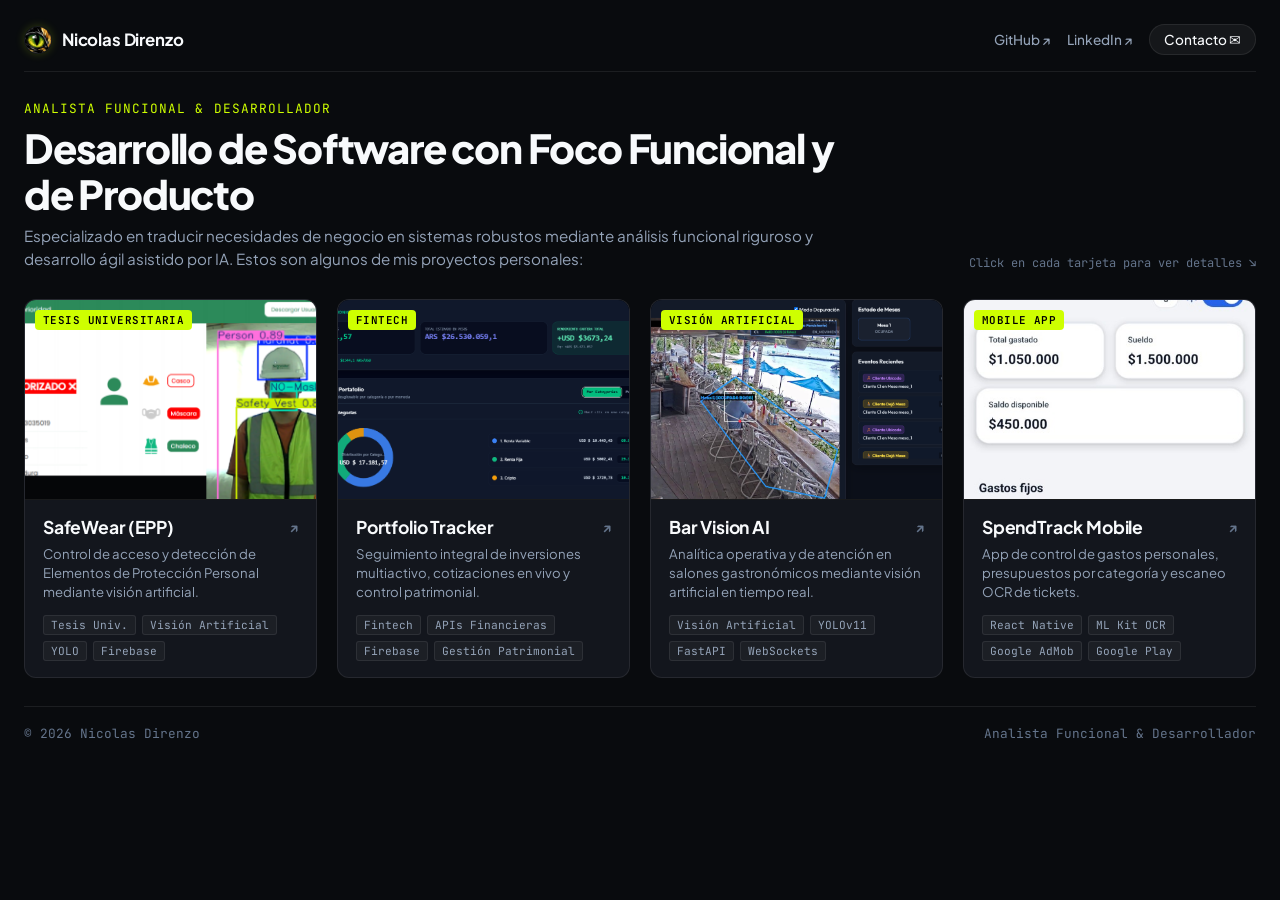
<file: index.html>
<!DOCTYPE html>
<html lang="es">
<head>
  <meta charset="UTF-8">
  <meta name="viewport" content="width=device-width, initial-scale=1.0">
  <title>Nicolas Direnzo | Analista Funcional & Desarrollador</title>
  <meta name="description" content="Portfolio de Nicolas Direnzo: Analista Funcional & Desarrollador. Proyectos en Visión Artificial, Fintech y Mobile.">

  <!-- Open Graph -->
  <meta property="og:title" content="Nicolas Direnzo - Analista Funcional & Desarrollador">
  <meta property="og:description" content="Proyectos de software con foco en producto: visión computacional, fintech y mobile.">
  <meta property="og:type" content="website">

  <!-- Fonts -->
  <link rel="preconnect" href="https://fonts.googleapis.com">
  <link rel="preconnect" href="https://fonts.gstatic.com" crossorigin>
  <link href="https://fonts.googleapis.com/css2?family=JetBrains+Mono:wght@400;500;600&family=Plus+Jakarta+Sans:wght@400;500;600;700;800&display=swap" rel="stylesheet">
  
  <link rel="stylesheet" href="styles.css?v=2.2">
  <link rel="icon" type="image/png" href="assets/favicon.png">
  <link rel="apple-touch-icon" href="assets/favicon.png">
</head>
<body>

  <div class="portfolio-wrapper">
    <!-- Top Bar -->
    <header class="top-bar">
      <div class="brand">
        <img src="assets/favicon.png" alt="Nicolas Direnzo" class="brand-avatar">
        <span>Nicolas Direnzo</span>
      </div>

      <div class="top-links">
        <a href="https://github.com/ndirenzo" target="_blank" class="link-btn">GitHub ↗</a>
        <a href="https://www.linkedin.com/in/nicol%C3%A1s-direnzo-29736717a" target="_blank" class="link-btn">LinkedIn ↗</a>
        <a href="mailto:ndirenzo@fi.uba.ar" class="link-btn btn-pill">Contacto ✉</a>
      </div>
    </header>

    <!-- Compact Hero -->
    <section class="compact-hero">
      <div class="hero-text">
        <span class="hero-role">Analista Funcional & Desarrollador</span>
        <h1 class="hero-name">Desarrollo de Software con Foco Funcional y de Producto</h1>
        <p class="hero-desc">
          Especializado en traducir necesidades de negocio en sistemas robustos mediante análisis funcional riguroso y desarrollo ágil asistido por IA. Estos son algunos de mis proyectos personales:
        </p>
      </div>
      <div class="hero-hint">
        <span>Click en cada tarjeta para ver detalles ↘</span>
      </div>
    </section>

    <!-- 4 Horizontal Project Cards (Order: SafeWear EPP, Portfolio Tracker, Bar Vision, SpendTrack Mobile) -->
    <section class="cards-row-grid">

      <!-- 1. SAFESWEAR EPP (TESIS UNIVERSITARIA) -->
      <div class="card-item" data-project="safewear-epp" onclick="openProjectModal('safewear-epp')">
        <div class="card-thumb">
          <img src="assets/projects/safewear_epp.png" alt="SafeWear Control de EPP" class="card-img">
          <span class="card-overlay-badge">Tesis Universitaria</span>
        </div>
        <div class="card-content">
          <div>
            <div class="card-title">
              <span>SafeWear (EPP)</span>
              <span class="card-action-icon">↗</span>
            </div>
            <p class="card-tagline">
              Control de acceso y detección de Elementos de Protección Personal mediante visión artificial.
            </p>
          </div>
          <div class="card-tags">
            <span class="tag-pill">Tesis Univ.</span>
            <span class="tag-pill">Visión Artificial</span>
            <span class="tag-pill">YOLO</span>
            <span class="tag-pill">Firebase</span>
          </div>
        </div>
      </div>

      <!-- 2. PORTFOLIO TRACKER -->
      <div class="card-item" data-project="portfolio-tracker" onclick="openProjectModal('portfolio-tracker')">
        <div class="card-thumb">
          <img src="assets/projects/portfolio_tracker.png" alt="Portfolio Tracker" class="card-img">
          <span class="card-overlay-badge">Fintech</span>
        </div>
        <div class="card-content">
          <div>
            <div class="card-title">
              <span>Portfolio Tracker</span>
              <span class="card-action-icon">↗</span>
            </div>
            <p class="card-tagline">
              Seguimiento integral de inversiones multiactivo, cotizaciones en vivo y control patrimonial.
            </p>
          </div>
          <div class="card-tags">
            <span class="tag-pill">Fintech</span>
            <span class="tag-pill">APIs Financieras</span>
            <span class="tag-pill">Firebase</span>
            <span class="tag-pill">Gestión Patrimonial</span>
          </div>
        </div>
      </div>

      <!-- 3. BAR VISION AI -->
      <div class="card-item" data-project="bar-vision" onclick="openProjectModal('bar-vision')">
        <div class="card-thumb">
          <img src="assets/projects/bar_vision.png" alt="Bar Vision AI" class="card-img">
          <span class="card-overlay-badge">Visión Artificial</span>
        </div>
        <div class="card-content">
          <div>
            <div class="card-title">
              <span>Bar Vision AI</span>
              <span class="card-action-icon">↗</span>
            </div>
            <p class="card-tagline">
              Analítica operativa y de atención en salones gastronómicos mediante visión artificial en tiempo real.
            </p>
          </div>
          <div class="card-tags">
            <span class="tag-pill">Visión Artificial</span>
            <span class="tag-pill">YOLOv11</span>
            <span class="tag-pill">FastAPI</span>
            <span class="tag-pill">WebSockets</span>
          </div>
        </div>
      </div>

      <!-- 4. SPENDTRACK MOBILE -->
      <div class="card-item" data-project="spendtrack-mobile" onclick="openProjectModal('spendtrack-mobile')">
        <div class="card-thumb">
          <img src="assets/projects/spendtrack_mobile.jpg" alt="SpendTrack Mobile" class="card-img">
          <span class="card-overlay-badge">Mobile App</span>
        </div>
        <div class="card-content">
          <div>
            <div class="card-title">
              <span>SpendTrack Mobile</span>
              <span class="card-action-icon">↗</span>
            </div>
            <p class="card-tagline">
              App de control de gastos personales, presupuestos por categoría y escaneo OCR de tickets.
            </p>
          </div>
          <div class="card-tags">
            <span class="tag-pill">React Native</span>
            <span class="tag-pill">ML Kit OCR</span>
            <span class="tag-pill">Google AdMob</span>
            <span class="tag-pill">Google Play</span>
          </div>
        </div>
      </div>

    </section>

    <!-- Bottom Footer -->
    <footer class="bottom-footer">
      <span>© 2026 Nicolas Direnzo</span>
      <span>Analista Funcional & Desarrollador</span>
    </footer>
  </div>

  <!-- Adaptive Details Modal -->
  <div id="project-modal" class="modal-backdrop" role="dialog" aria-modal="true">
    <div class="modal-card">
      <div class="modal-header">
        <div>
          <span id="modal-badge" style="font-family: var(--font-mono); font-size: 0.75rem; color: var(--accent); text-transform: uppercase;"></span>
          <h3 id="modal-title" style="font-size: 1.25rem; font-weight: 700; letter-spacing: -0.01em;"></h3>
        </div>
        <button id="modal-close-btn" class="modal-close-btn" onclick="closeProjectModal()" aria-label="Cerrar">&times;</button>
      </div>

      <div class="modal-body" id="modal-dynamic-body">
        <!-- Rendered dynamically based on project orientation -->
      </div>
    </div>
  </div>

  <script src="app.js?v=2.2"></script>
</body>
</html>
</file>
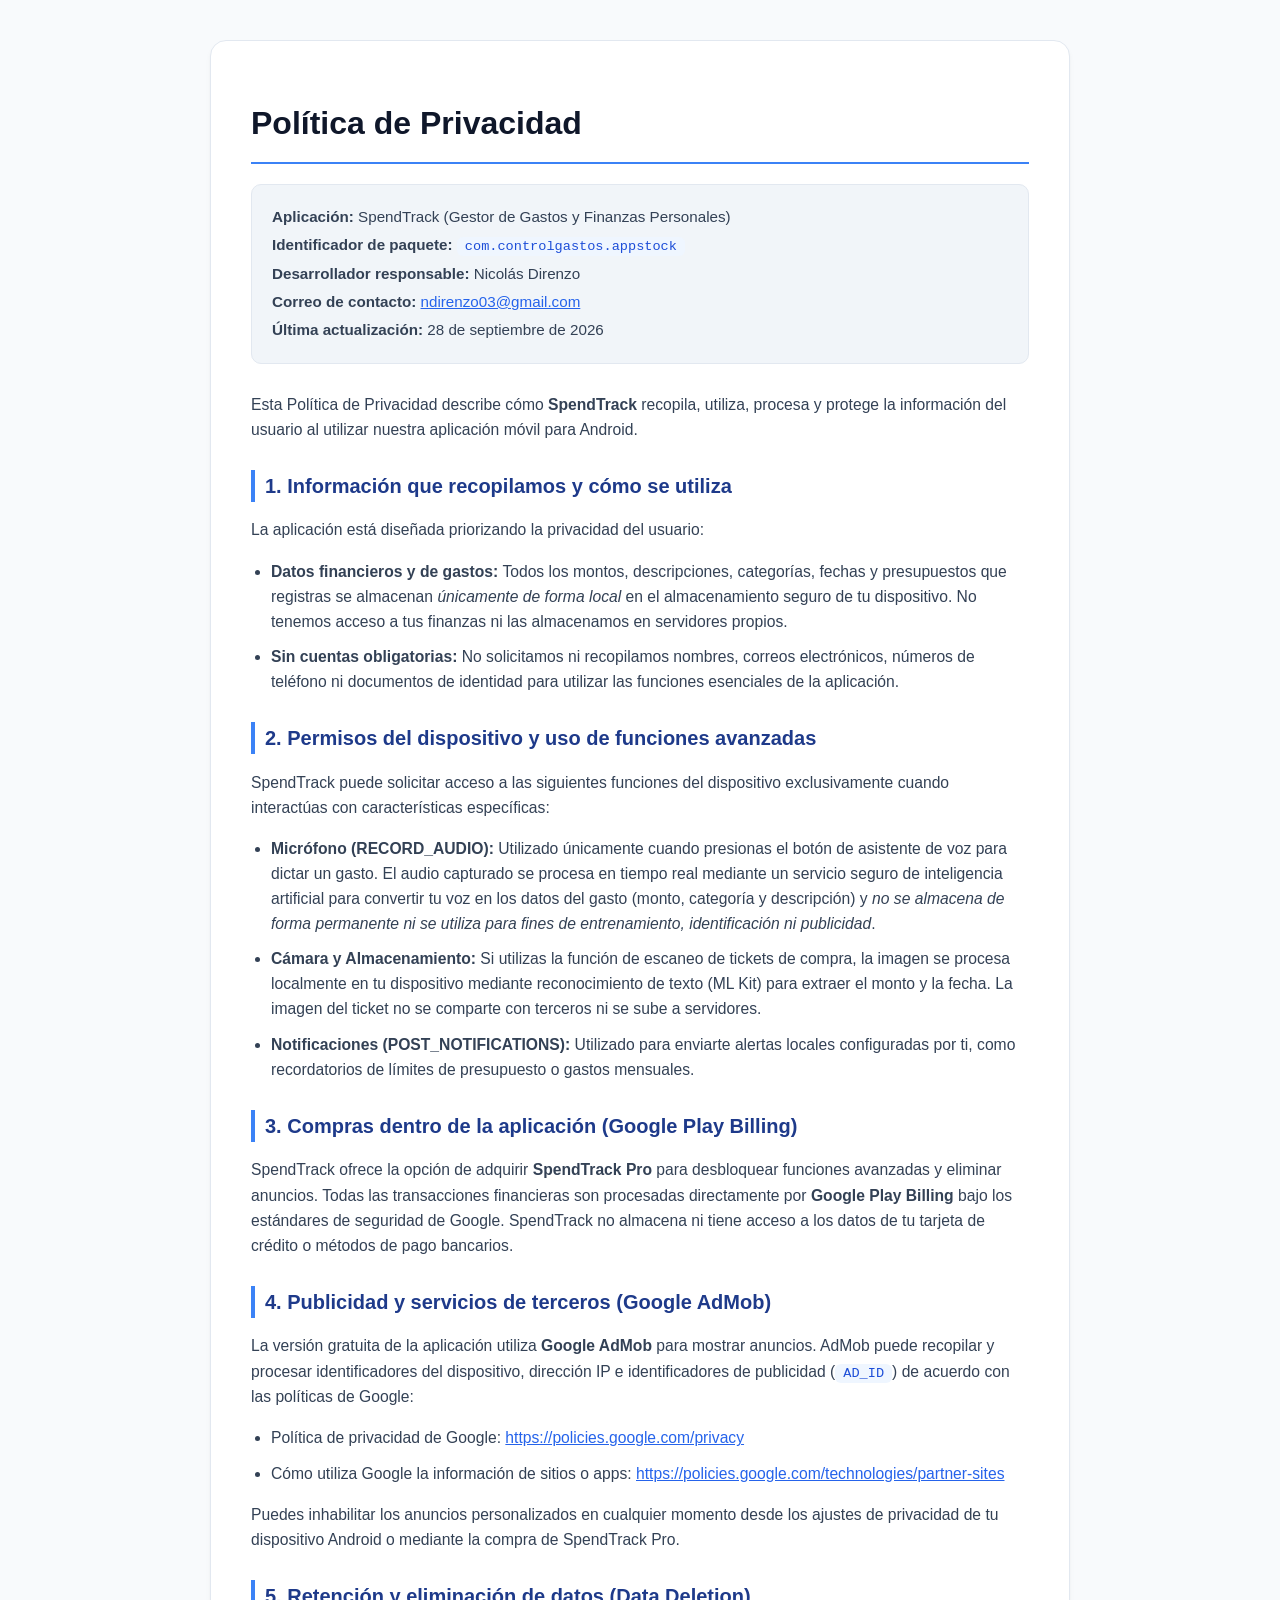
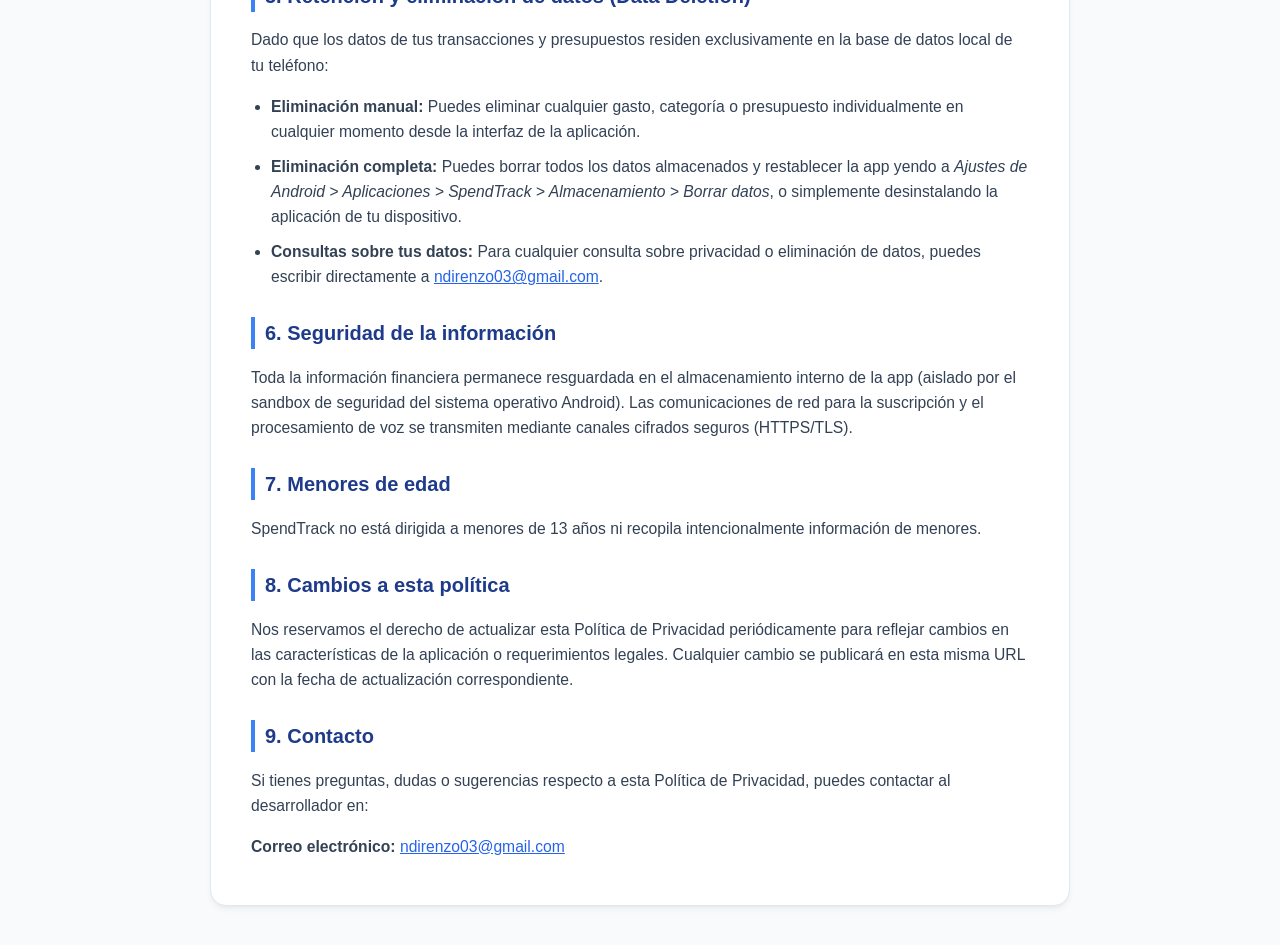
<file: privacidad.html>
<!DOCTYPE html>
<html lang="es">
<head>
    <meta charset="UTF-8">
    <meta name="viewport" content="width=device-width, initial-scale=1.0">
    <title>Política de Privacidad - SpendTrack</title>
    <style>
        body {
            font-family: -apple-system, BlinkMacSystemFont, 'Segoe UI', Roboto, Helvetica, Arial, sans-serif;
            line-height: 1.6;
            color: #1f2937;
            max-width: 860px;
            margin: 0 auto;
            padding: 40px 20px;
            background-color: #f8fafc;
        }
        .container {
            background-color: #ffffff;
            padding: 36px 40px;
            border-radius: 16px;
            box-shadow: 0 4px 6px -1px rgba(0, 0, 0, 0.05), 0 2px 4px -2px rgba(0, 0, 0, 0.05);
            border: 1px solid #e2e8f0;
        }
        h1 {
            color: #0f172a;
            border-bottom: 2px solid #3b82f6;
            padding-bottom: 12px;
            margin-bottom: 20px;
            font-size: 2rem;
        }
        h2 {
            color: #1e3a8a;
            margin-top: 28px;
            margin-bottom: 12px;
            font-size: 1.25rem;
            border-left: 4px solid #3b82f6;
            padding-left: 10px;
        }
        p, li {
            margin-bottom: 10px;
            color: #334155;
            font-size: 0.98rem;
        }
        ul {
            padding-left: 20px;
            margin-bottom: 16px;
        }
        .meta-info {
            background-color: #f1f5f9;
            padding: 16px 20px;
            border-radius: 10px;
            margin-bottom: 28px;
            border: 1px solid #e2e8f0;
        }
        .meta-info p {
            margin: 4px 0;
            font-size: 0.95rem;
        }
        a {
            color: #2563eb;
            text-decoration: underline;
        }
        a:hover {
            color: #1d4ed8;
        }
        .badge {
            background-color: #eff6ff;
            color: #1d4ed8;
            padding: 2px 8px;
            border-radius: 6px;
            font-size: 0.85rem;
            font-family: monospace;
        }
    </style>
</head>
<body>

<div class="container">
    <h1>Política de Privacidad</h1>

    <div class="meta-info">
        <p><strong>Aplicación:</strong> SpendTrack (Gestor de Gastos y Finanzas Personales)</p>
        <p><strong>Identificador de paquete:</strong> <span class="badge">com.controlgastos.appstock</span></p>
        <p><strong>Desarrollador responsable:</strong> Nicolás Direnzo</p>
        <p><strong>Correo de contacto:</strong> <a href="mailto:ndirenzo03@gmail.com">ndirenzo03@gmail.com</a></p>
        <p><strong>Última actualización:</strong> 28 de septiembre de 2026</p>
    </div>

    <p>Esta Política de Privacidad describe cómo <strong>SpendTrack</strong> recopila, utiliza, procesa y protege la información del usuario al utilizar nuestra aplicación móvil para Android.</p>

    <h2>1. Información que recopilamos y cómo se utiliza</h2>
    <p>La aplicación está diseñada priorizando la privacidad del usuario:</p>
    <ul>
        <li><strong>Datos financieros y de gastos:</strong> Todos los montos, descripciones, categorías, fechas y presupuestos que registras se almacenan <em>únicamente de forma local</em> en el almacenamiento seguro de tu dispositivo. No tenemos acceso a tus finanzas ni las almacenamos en servidores propios.</li>
        <li><strong>Sin cuentas obligatorias:</strong> No solicitamos ni recopilamos nombres, correos electrónicos, números de teléfono ni documentos de identidad para utilizar las funciones esenciales de la aplicación.</li>
    </ul>

    <h2>2. Permisos del dispositivo y uso de funciones avanzadas</h2>
    <p>SpendTrack puede solicitar acceso a las siguientes funciones del dispositivo exclusivamente cuando interactúas con características específicas:</p>
    <ul>
        <li><strong>Micrófono (RECORD_AUDIO):</strong> Utilizado únicamente cuando presionas el botón de asistente de voz para dictar un gasto. El audio capturado se procesa en tiempo real mediante un servicio seguro de inteligencia artificial para convertir tu voz en los datos del gasto (monto, categoría y descripción) y <em>no se almacena de forma permanente ni se utiliza para fines de entrenamiento, identificación ni publicidad</em>.</li>
        <li><strong>Cámara y Almacenamiento:</strong> Si utilizas la función de escaneo de tickets de compra, la imagen se procesa localmente en tu dispositivo mediante reconocimiento de texto (ML Kit) para extraer el monto y la fecha. La imagen del ticket no se comparte con terceros ni se sube a servidores.</li>
        <li><strong>Notificaciones (POST_NOTIFICATIONS):</strong> Utilizado para enviarte alertas locales configuradas por ti, como recordatorios de límites de presupuesto o gastos mensuales.</li>
    </ul>

    <h2>3. Compras dentro de la aplicación (Google Play Billing)</h2>
    <p>SpendTrack ofrece la opción de adquirir <strong>SpendTrack Pro</strong> para desbloquear funciones avanzadas y eliminar anuncios. Todas las transacciones financieras son procesadas directamente por <strong>Google Play Billing</strong> bajo los estándares de seguridad de Google. SpendTrack no almacena ni tiene acceso a los datos de tu tarjeta de crédito o métodos de pago bancarios.</p>

    <h2>4. Publicidad y servicios de terceros (Google AdMob)</h2>
    <p>La versión gratuita de la aplicación utiliza <strong>Google AdMob</strong> para mostrar anuncios. AdMob puede recopilar y procesar identificadores del dispositivo, dirección IP e identificadores de publicidad (<span class="badge">AD_ID</span>) de acuerdo con las políticas de Google:</p>
    <ul>
        <li>Política de privacidad de Google: <a href="https://policies.google.com/privacy" target="_blank" rel="noopener noreferrer">https://policies.google.com/privacy</a></li>
        <li>Cómo utiliza Google la información de sitios o apps: <a href="https://policies.google.com/technologies/partner-sites" target="_blank" rel="noopener noreferrer">https://policies.google.com/technologies/partner-sites</a></li>
    </ul>
    <p>Puedes inhabilitar los anuncios personalizados en cualquier momento desde los ajustes de privacidad de tu dispositivo Android o mediante la compra de SpendTrack Pro.</p>

    <h2>5. Retención y eliminación de datos (Data Deletion)</h2>
    <p>Dado que los datos de tus transacciones y presupuestos residen exclusivamente en la base de datos local de tu teléfono:</p>
    <ul>
        <li><strong>Eliminación manual:</strong> Puedes eliminar cualquier gasto, categoría o presupuesto individualmente en cualquier momento desde la interfaz de la aplicación.</li>
        <li><strong>Eliminación completa:</strong> Puedes borrar todos los datos almacenados y restablecer la app yendo a <em>Ajustes de Android &gt; Aplicaciones &gt; SpendTrack &gt; Almacenamiento &gt; Borrar datos</em>, o simplemente desinstalando la aplicación de tu dispositivo.</li>
        <li><strong>Consultas sobre tus datos:</strong> Para cualquier consulta sobre privacidad o eliminación de datos, puedes escribir directamente a <a href="mailto:ndirenzo03@gmail.com">ndirenzo03@gmail.com</a>.</li>
    </ul>

    <h2>6. Seguridad de la información</h2>
    <p>Toda la información financiera permanece resguardada en el almacenamiento interno de la app (aislado por el sandbox de seguridad del sistema operativo Android). Las comunicaciones de red para la suscripción y el procesamiento de voz se transmiten mediante canales cifrados seguros (HTTPS/TLS).</p>

    <h2>7. Menores de edad</h2>
    <p>SpendTrack no está dirigida a menores de 13 años ni recopila intencionalmente información de menores.</p>

    <h2>8. Cambios a esta política</h2>
    <p>Nos reservamos el derecho de actualizar esta Política de Privacidad periódicamente para reflejar cambios en las características de la aplicación o requerimientos legales. Cualquier cambio se publicará en esta misma URL con la fecha de actualización correspondiente.</p>

    <h2>9. Contacto</h2>
    <p>Si tienes preguntas, dudas o sugerencias respecto a esta Política de Privacidad, puedes contactar al desarrollador en:</p>
    <p><strong>Correo electrónico:</strong> <a href="mailto:ndirenzo03@gmail.com">ndirenzo03@gmail.com</a></p>
</div>

</body>
</html>
</file>
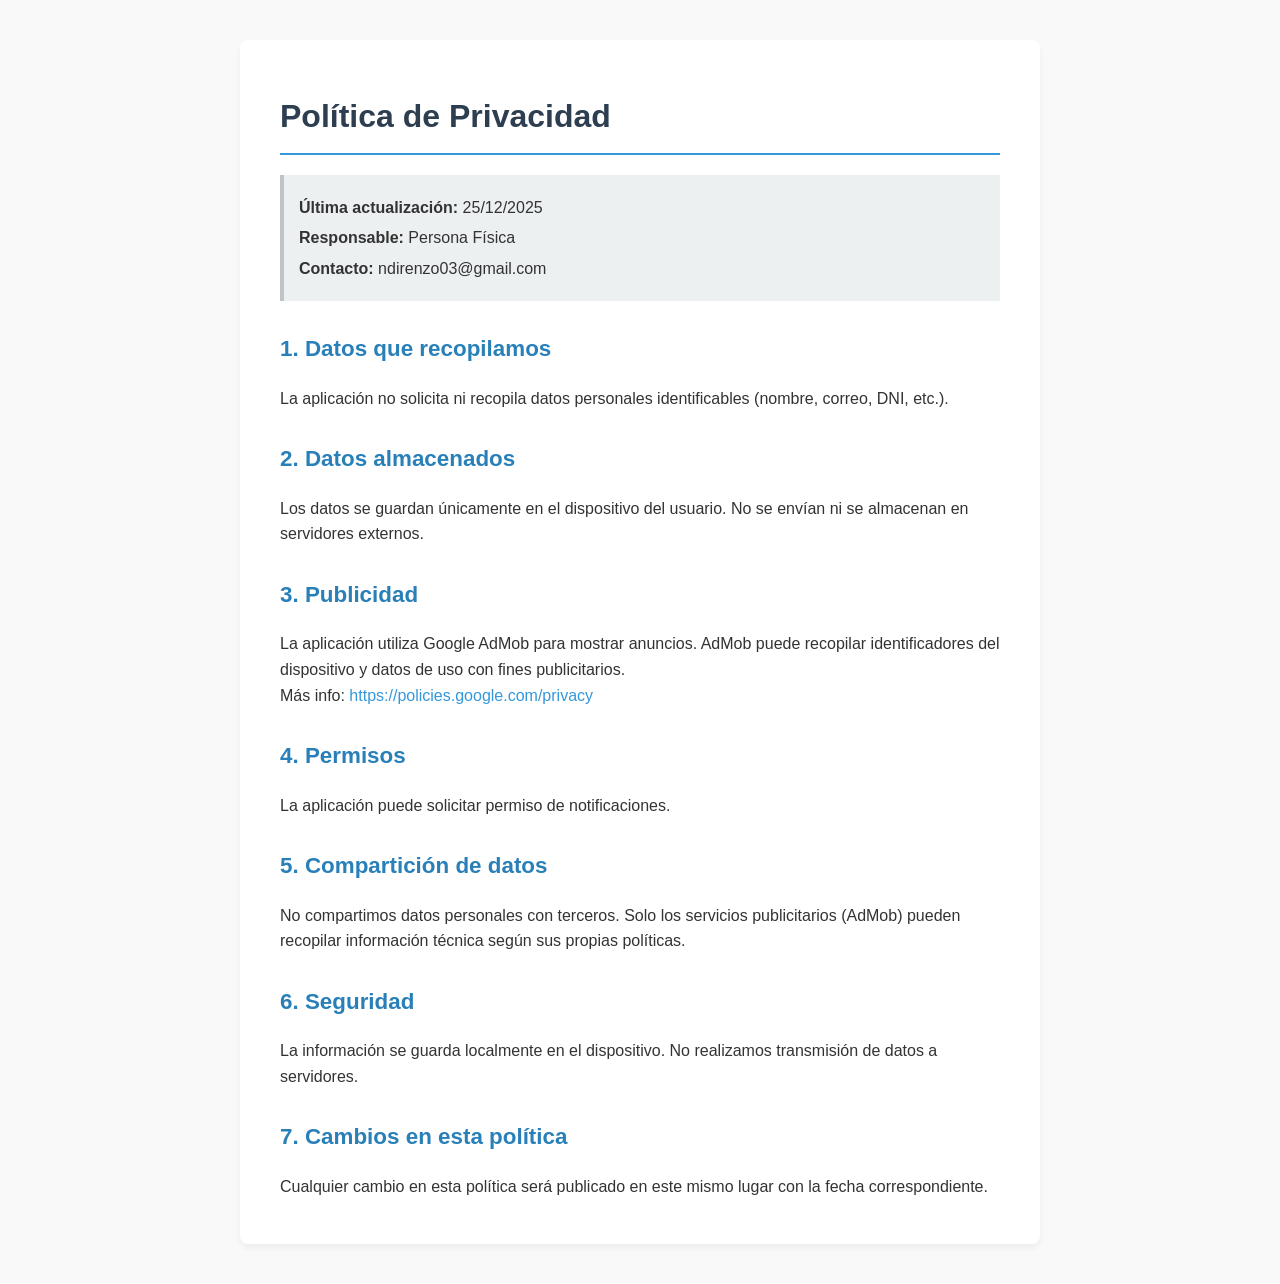
<file: gastos/privacidad.html>
<!DOCTYPE html>
<html lang="es">
<head>
    <meta charset="UTF-8">
    <meta name="viewport" content="width=device-width, initial-scale=1.0">
    <title>Política de Privacidad</title>
    <style>
        body {
            font-family: 'Segoe UI', Tahoma, Geneva, Verdana, sans-serif;
            line-height: 1.6;
            color: #333;
            max-width: 800px;
            margin: 0 auto;
            padding: 40px 20px;
            background-color: #f9f9f9;
        }
        .container {
            background-color: #fff;
            padding: 30px 40px;
            border-radius: 8px;
            box-shadow: 0 4px 6px rgba(0,0,0,0.05);
        }
        h1 {
            color: #2c3e50;
            border-bottom: 2px solid #3498db;
            padding-bottom: 10px;
            margin-bottom: 20px;
        }
        h2 {
            color: #2980b9;
            margin-top: 30px;
            font-size: 1.4em;
        }
        p {
            margin-bottom: 15px;
        }
        .meta-info {
            background-color: #ecf0f1;
            padding: 15px;
            border-left: 4px solid #bdc3c7;
            margin-bottom: 30px;
        }
        .meta-info p {
            margin: 5px 0;
        }
        a {
            color: #3498db;
            text-decoration: none;
        }
        a:hover {
            text-decoration: underline;
        }
    </style>
</head>
<body>

<div class="container">
    <h1>Política de Privacidad</h1>

    <div class="meta-info">
        <p><strong>Última actualización:</strong> 25/12/2025</p>
        <p><strong>Responsable:</strong> Persona Física</p>
        <p><strong>Contacto:</strong> ndirenzo03@gmail.com</p>
    </div>

    <h2>1. Datos que recopilamos</h2>
    <p>La aplicación no solicita ni recopila datos personales identificables (nombre, correo, DNI, etc.).</p>

    <h2>2. Datos almacenados</h2>
    <p>Los datos se guardan únicamente en el dispositivo del usuario. No se envían ni se almacenan en servidores externos.</p>

    <h2>3. Publicidad</h2>
    <p>La aplicación utiliza Google AdMob para mostrar anuncios. AdMob puede recopilar identificadores del dispositivo y datos de uso con fines publicitarios.<br>
    Más info: <a href="https://policies.google.com/privacy" target="_blank">https://policies.google.com/privacy</a></p>

    <h2>4. Permisos</h2>
    <p>La aplicación puede solicitar permiso de notificaciones.</p>

    <h2>5. Compartición de datos</h2>
    <p>No compartimos datos personales con terceros. Solo los servicios publicitarios (AdMob) pueden recopilar información técnica según sus propias políticas.</p>

    <h2>6. Seguridad</h2>
    <p>La información se guarda localmente en el dispositivo. No realizamos transmisión de datos a servidores.</p>

    <h2>7. Cambios en esta política</h2>
    <p>Cualquier cambio en esta política será publicado en este mismo lugar con la fecha correspondiente.</p>
</div>

</body>
</html>
</file>
<file: styles.css>
/* ==========================================================================
   COMPACT DEVELOPER PORTFOLIO - NICO DI RENZO
   4 Horizontal Project Cards • One-Screen Focus • Adaptive Dynamic Modals
   Custom Focal Centering for Key Dashboards (Donut Chart & Person Detection)
   ========================================================================== */

:root {
  --bg: #090b0e;
  --bg-card: #13161d;
  --bg-card-hover: #1b202a;
  --border: rgba(255, 255, 255, 0.08);
  --border-hover: rgba(206, 255, 0, 0.5);
  --accent: #CEFF00; /* Acid Volt */
  --accent-cyan: #38bdf8;
  --accent-emerald: #34d399;
  
  --text-main: #f8fafc;
  --text-muted: #94a3b8;
  --text-faint: #64748b;
  
  --font-sans: 'Plus Jakarta Sans', 'Inter', -apple-system, BlinkMacSystemFont, sans-serif;
  --font-mono: 'JetBrains Mono', monospace;
  
  --radius: 12px;
  --radius-sm: 6px;
  --transition: all 0.25s cubic-bezier(0.16, 1, 0.3, 1);
}

*, *::before, *::after {
  box-sizing: border-box;
  margin: 0;
  padding: 0;
}

html, body {
  background-color: var(--bg);
  color: var(--text-main);
  font-family: var(--font-sans);
  min-height: 100vh;
  -webkit-font-smoothing: antialiased;
}

body {
  display: flex;
  flex-direction: column;
  justify-content: space-between;
  padding: 24px;
}

.portfolio-wrapper {
  max-width: 1320px;
  width: 100%;
  margin: 0 auto;
  display: flex;
  flex-direction: column;
  gap: 28px;
}

/* Header & Compact Nav */
.top-bar {
  display: flex;
  justify-content: space-between;
  align-items: center;
  padding-bottom: 16px;
  border-bottom: 1px solid var(--border);
}

.brand-avatar {
  width: 28px;
  height: 28px;
  border-radius: 50%;
  object-fit: cover;
  border: 1px solid var(--border);
  box-shadow: 0 0 10px rgba(206, 255, 0, 0.2);
}

.brand {
  display: flex;
  align-items: center;
  gap: 10px;
  font-weight: 700;
  font-size: 1.05rem;
  letter-spacing: -0.01em;
}

.status-dot {
  width: 8px;
  height: 8px;
  border-radius: 50%;
  background: var(--accent);
  box-shadow: 0 0 8px var(--accent);
}

.top-links {
  display: flex;
  align-items: center;
  gap: 16px;
}

.link-btn {
  font-size: 0.85rem;
  color: var(--text-muted);
  text-decoration: none;
  font-weight: 500;
  display: inline-flex;
  align-items: center;
  gap: 4px;
  transition: var(--transition);
}

.link-btn:hover {
  color: var(--accent);
}

.link-btn.btn-pill {
  padding: 6px 14px;
  background: rgba(255, 255, 255, 0.05);
  border: 1px solid var(--border);
  border-radius: 9999px;
  color: var(--text-main);
}

.link-btn.btn-pill:hover {
  border-color: var(--accent);
  background: rgba(206, 255, 0, 0.08);
}

/* Compact Hero Header */
.compact-hero {
  display: flex;
  justify-content: space-between;
  align-items: flex-end;
  gap: 20px;
  flex-wrap: wrap;
}

.hero-text {
  max-width: 820px;
}

.hero-role {
  font-family: var(--font-mono);
  font-size: 0.8rem;
  color: var(--accent);
  text-transform: uppercase;
  letter-spacing: 0.08em;
  margin-bottom: 8px;
  display: block;
}

.hero-name {
  font-size: clamp(1.8rem, 3.5vw, 2.5rem);
  font-weight: 800;
  letter-spacing: -0.03em;
  line-height: 1.15;
  margin-bottom: 8px;
}

.hero-desc {
  font-size: 0.95rem;
  color: var(--text-muted);
  line-height: 1.5;
}

.hero-hint {
  font-family: var(--font-mono);
  font-size: 0.75rem;
  color: var(--text-faint);
  display: flex;
  align-items: center;
  gap: 6px;
}

/* 4-Column Horizontal Cards Grid */
.cards-row-grid {
  display: grid;
  grid-template-columns: repeat(4, 1fr);
  gap: 20px;
}

.card-item {
  background: var(--bg-card);
  border: 1px solid var(--border);
  border-radius: var(--radius);
  overflow: hidden;
  display: flex;
  flex-direction: column;
  cursor: pointer;
  transition: var(--transition);
  position: relative;
  text-decoration: none;
  color: inherit;
}

.card-item:hover {
  transform: translateY(-5px);
  border-color: var(--border-hover);
  box-shadow: 0 16px 32px -10px rgba(0, 0, 0, 0.7), 0 0 20px rgba(206, 255, 0, 0.12);
}

/* Card Visual Thumbnail */
.card-thumb {
  position: relative;
  width: 100%;
  height: 200px;
  background: #050608;
  overflow: hidden;
  border-bottom: 1px solid var(--border);
  display: flex;
  align-items: center;
  justify-content: center;
}

.card-img {
  width: 100%;
  height: 100%;
  object-fit: cover;
  object-position: center top;
  transition: transform 0.4s ease;
}

/* Specific Thumbnail Focal Points */
.card-item[data-project="safewear-epp"] .card-img {
  object-position: 70% center; /* Focuses on the real-time detection & compliance */
}

.card-item[data-project="portfolio-tracker"] .card-img {
  object-position: center 78%; /* Centers directly on the Donut / Pie Chart */
}

.card-item[data-project="bar-vision"] .card-img {
  object-position: 32% 45%; /* Centers directly on the Person & Table Detection */
}

.card-item[data-project="spendtrack-mobile"] .card-img {
  object-position: center 20%;
}

.card-item[data-project="turnos"] .card-img {
  object-position: center 15%;
}

.card-item:hover .card-img {
  transform: scale(1.06);
}

.card-overlay-badge {
  position: absolute;
  top: 10px;
  left: 10px;
  font-family: var(--font-mono);
  font-size: 0.68rem;
  font-weight: 600;
  color: #000;
  background: var(--accent);
  padding: 3px 8px;
  border-radius: 4px;
  letter-spacing: 0.04em;
  text-transform: uppercase;
  z-index: 2;
}

/* Card Content Area */
.card-content {
  padding: 16px 18px;
  display: flex;
  flex-direction: column;
  justify-content: space-between;
  flex-grow: 1;
}

.card-title {
  font-size: 1.1rem;
  font-weight: 700;
  letter-spacing: -0.01em;
  margin-bottom: 6px;
  display: flex;
  align-items: center;
  justify-content: space-between;
}

.card-action-icon {
  font-size: 0.85rem;
  color: var(--text-faint);
  transition: var(--transition);
}

.card-item:hover .card-action-icon {
  color: var(--accent);
  transform: translate(2px, -2px);
}

.card-tagline {
  font-size: 0.825rem;
  color: var(--text-muted);
  line-height: 1.45;
  margin-bottom: 14px;
}

.card-tags {
  display: flex;
  flex-wrap: wrap;
  gap: 6px;
}

.tag-pill {
  font-family: var(--font-mono);
  font-size: 0.7rem;
  padding: 2px 7px;
  border-radius: 3px;
  background: rgba(255, 255, 255, 0.04);
  border: 1px solid var(--border);
  color: var(--text-muted);
}

/* Compact Footer */
.bottom-footer {
  display: flex;
  justify-content: space-between;
  align-items: center;
  padding-top: 18px;
  border-top: 1px solid var(--border);
  font-size: 0.8rem;
  color: var(--text-faint);
  font-family: var(--font-mono);
}

/* ==========================================================================
   Adaptive Modal Architecture
   ========================================================================== */
.modal-backdrop {
  position: fixed;
  inset: 0;
  background: rgba(5, 7, 10, 0.94);
  backdrop-filter: blur(14px);
  z-index: 9999;
  display: none;
  align-items: center;
  justify-content: center;
  padding: 20px;
}

.modal-backdrop.active {
  display: flex !important;
  animation: modalFadeIn 0.2s cubic-bezier(0.16, 1, 0.3, 1) forwards;
}

@keyframes modalFadeIn {
  from {
    opacity: 0;
  }
  to {
    opacity: 1;
  }
}

.modal-card {
  background: #11141b;
  border: 1px solid var(--border);
  border-radius: var(--radius);
  width: 100%;
  max-width: 960px;
  max-height: 90vh;
  overflow-y: auto;
  box-shadow: 0 25px 60px -15px rgba(0, 0, 0, 0.9);
  transform: scale(0.96);
  transition: transform 0.25s cubic-bezier(0.16, 1, 0.3, 1);
  position: relative;
}

.modal-backdrop.active .modal-card {
  transform: scale(1);
}

.modal-header {
  padding: 16px 22px;
  border-bottom: 1px solid var(--border);
  display: flex;
  justify-content: space-between;
  align-items: center;
  position: sticky;
  top: 0;
  background: rgba(17, 20, 27, 0.98);
  backdrop-filter: blur(10px);
  z-index: 10;
}

.modal-close-btn {
  background: none;
  border: none;
  color: var(--text-muted);
  font-size: 1.5rem;
  cursor: pointer;
  line-height: 1;
  padding: 4px 8px;
  border-radius: 4px;
  transition: var(--transition);
}

.modal-close-btn:hover {
  color: #fff;
  background: rgba(255, 255, 255, 0.08);
}

.modal-body {
  padding: 22px;
}

/* ==========================================================================
   LAYOUT A: PORTRAIT / MOBILE ONLY (SpendTrack Mobile)
   ========================================================================== */
.modal-layout-portrait {
  display: grid;
  grid-template-columns: 260px 1fr;
  gap: 22px;
  align-items: start;
}

.modal-layout-portrait .modal-media-pane {
  background: #06070a;
  border-radius: var(--radius-sm);
  border: 1px solid var(--border);
  display: flex;
  align-items: center;
  justify-content: center;
  padding: 10px;
  min-height: 440px;
  max-height: 480px;
  overflow: hidden;
}

.modal-layout-portrait .modal-media-pane img {
  max-height: 460px;
  width: auto;
  max-width: 100%;
  object-fit: contain;
  border-radius: 6px;
  display: block;
}

.modal-layout-portrait .modal-content-pane {
  display: flex;
  flex-direction: column;
  gap: 12px;
}

/* ==========================================================================
   LAYOUT B: LANDSCAPE / DESKTOP (Portfolio Tracker, Bar Vision, Turnos)
   With precise custom focal points for Donut Chart & Person Tracking
   ========================================================================== */
.modal-layout-landscape {
  display: flex;
  flex-direction: column;
  gap: 16px;
}

.modal-layout-landscape .modal-media-pane {
  width: 100%;
  height: 250px;
  background: #06070a;
  border-radius: var(--radius-sm);
  border: 1px solid var(--border);
  overflow: hidden;
  display: flex;
  align-items: center;
  justify-content: center;
}

.modal-layout-landscape .modal-media-pane img {
  width: 100%;
  height: 100%;
  object-fit: cover;
  display: block;
}

/* Project-Specific Modal Landscape Focal Points */
.modal-card[data-current-project="safewear-epp"] .modal-media-pane img {
  object-position: center center;
}

.modal-card[data-current-project="portfolio-tracker"] .modal-media-pane img {
  object-position: center 78%; /* Shows Donut / Pie Chart & Category breakdown prominently */
}

.modal-card[data-current-project="bar-vision"] .modal-media-pane img {
  object-position: 35% 45%; /* Shows Person Detection, Bounding Box & Polygon clearly */
}

.modal-card[data-current-project="turnos"] .modal-media-pane img {
  object-position: center center;
}

.modal-landscape-grid {
  display: grid;
  grid-template-columns: 1fr 1fr;
  gap: 16px;
}

.modal-landscape-left, .modal-landscape-right {
  display: flex;
  flex-direction: column;
  gap: 12px;
}

/* Reusable Modal Info Blocks */
.modal-tagline-text {
  font-size: 0.95rem;
  color: #f1f5f9;
  font-weight: 500;
  line-height: 1.4;
}

.modal-info-block {
  background: var(--bg-card);
  border: 1px solid var(--border);
  border-radius: var(--radius-sm);
  padding: 12px 16px;
}

.modal-info-block h4 {
  font-size: 0.8rem;
  color: var(--accent);
  margin-bottom: 5px;
  font-family: var(--font-mono);
  text-transform: uppercase;
  letter-spacing: 0.05em;
}

.modal-info-block p, .modal-info-block ul {
  font-size: 0.835rem;
  color: #cbd5e1;
  line-height: 1.5;
}

.modal-info-block ul {
  list-style: none;
  display: flex;
  flex-direction: column;
  gap: 4px;
  padding-left: 0;
}

.modal-info-block ul li::before {
  content: "→ ";
  color: var(--accent);
  font-weight: 700;
}

.modal-footer-actions {
  display: flex;
  align-items: center;
  gap: 12px;
  padding-top: 4px;
}

/* Responsive Breakpoints */
@media (max-width: 1024px) {
  .cards-row-grid {
    grid-template-columns: repeat(2, 1fr);
  }
}

@media (max-width: 768px) {
  .modal-layout-portrait {
    grid-template-columns: 1fr;
  }
  .modal-layout-portrait .modal-media-pane {
    min-height: 260px;
    max-height: 340px;
  }
  .modal-landscape-grid {
    grid-template-columns: 1fr;
  }
}

@media (max-width: 640px) {
  body {
    padding: 16px;
  }
  .cards-row-grid {
    grid-template-columns: 1fr;
  }
  .card-thumb {
    height: 180px;
  }
  .top-bar {
    flex-direction: column;
    align-items: flex-start;
    gap: 12px;
  }
}
</file>
